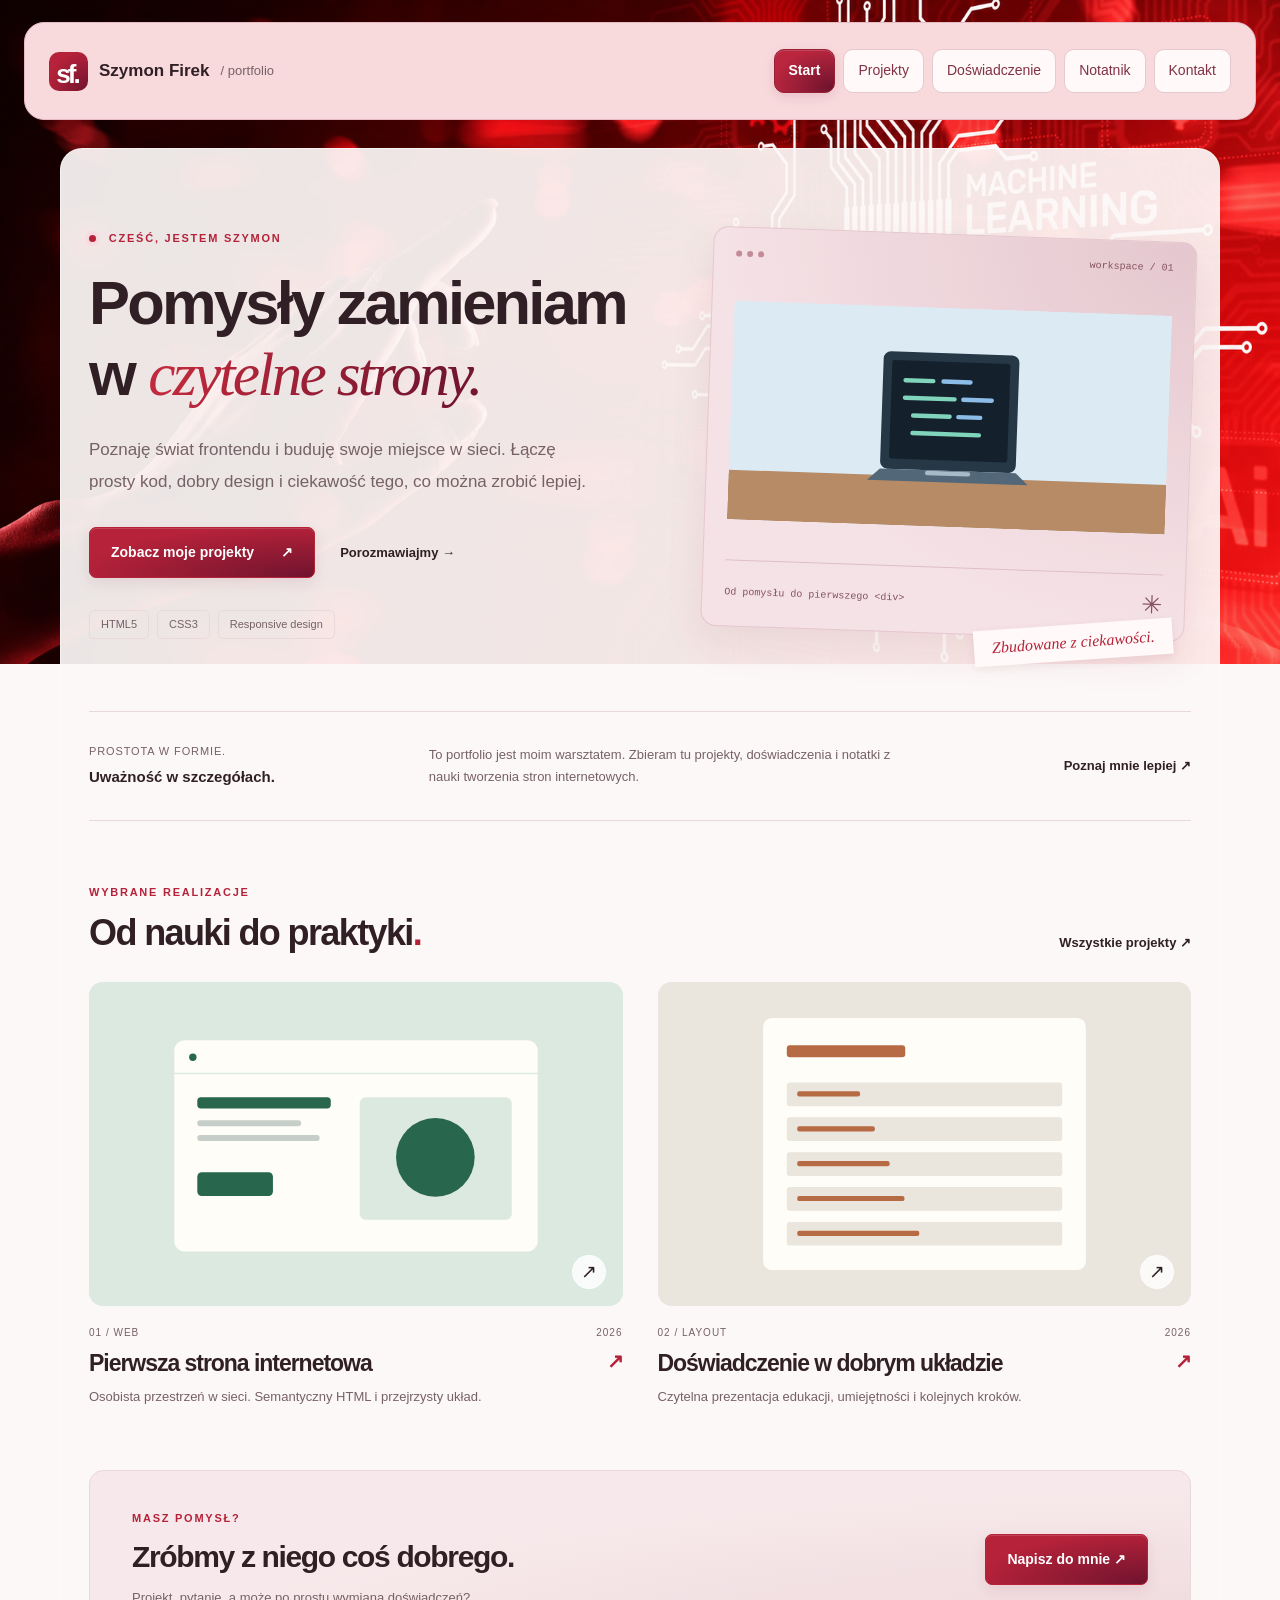
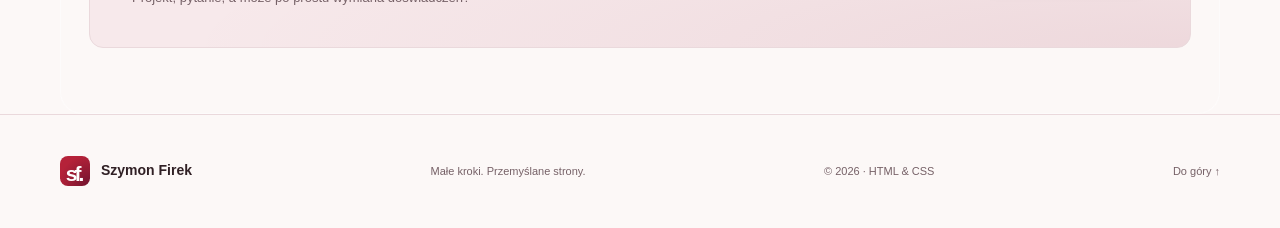
<file: index.html>
<!DOCTYPE html>
<html lang="pl"><head><meta charset="utf-8"><meta name="viewport" content="width=device-width, initial-scale=1"><meta name="description" content="Portfolio Szymona Firka. Projekty internetowe, doświadczenie i notatki o tworzeniu stron."><title>Start · Szymon Firek</title><link rel="icon" href="images/favicon.svg" type="image/svg+xml"><link rel="stylesheet" href="style.css"><script src="navigation.js" defer></script></head>
<body class="home-page"><a class="skip" href="#main">Przejdź do treści</a><header class="site-header"><div class="container header-inner"><a class="brand" href="index.html"><span class="brand-icon">sf.</span> Szymon Firek<span class="brand-sub"> / portfolio</span></a><nav aria-label="Menu glowne"><a href="index.html" aria-current="page">Start</a><a href="gallery.html">Projekty</a><a href="experience.html">Doświadczenie</a><a href="article.html">Notatnik</a><a href="contact.html">Kontakt</a></nav></div></header><nav class="floating-nav" aria-label="Menu podczas przewijania" inert><a href="index.html" aria-current="page">Start</a><a href="gallery.html">Projekty</a><a href="experience.html">Doświadczenie</a><a href="article.html">Notatnik</a><a href="contact.html">Kontakt</a></nav><main id="main" class="container"><section class="hero"><div class="hero-copy"><p class="eyebrow"><span class="status-dot"></span> CZEŚĆ, JESTEM SZYMON</p><h1>Pomysły zamieniam<br>w <em>czytelne strony.</em></h1><p class="lead">Poznaję świat frontendu i buduję swoje miejsce w sieci. Łączę prosty kod, dobry design i ciekawość tego, co można zrobić lepiej.</p><div class="actions"><a class="button" href="gallery.html">Zobacz moje projekty <span>↗</span></a><a class="text-link" href="contact.html">Porozmawiajmy <span>→</span></a></div><div class="hero-tags"><span>HTML5</span><span>CSS3</span><span>Responsive design</span></div></div><div class="hero-art"><div class="art-top"><span><i></i><i></i><i></i></span><span>workspace / 01</span></div><img src="images/workspace.svg" alt="Laptop z kodem na ekranie na uporządkowanym biurku" width="600" height="300"><div class="art-bottom"><span>Od pomysłu do pierwszego &lt;div&gt;</span><span>✳</span></div><span class="art-note">Zbudowane z ciekawości.</span></div></section>
<section class="intro-strip"><p>PROSTOTA W FORMIE.<br><strong>Uważność w szczegółach.</strong></p><p>To portfolio jest moim warsztatem. Zbieram tu projekty, doświadczenia i notatki z nauki tworzenia stron internetowych.</p><a class="text-link" href="experience.html">Poznaj mnie lepiej ↗</a></section>
<section class="section"><div class="section-heading"><div><p class="eyebrow">WYBRANE REALIZACJE</p><h2>Od nauki do praktyki<span class="accent">.</span></h2></div><a class="text-link" href="gallery.html">Wszystkie projekty ↗</a></div><div class="projects-grid"><article class="project-card"><a class="project-image web" href="gallery.html#projekt-1"><img src="images/project-1.svg" alt="Osobista przestrzeń w sieci. Semantyczny HTML i przejrzysty układ." width="720" height="480"><span class="image-arrow" aria-hidden="true">↗</span></a><div class="project-meta"><span>01 / WEB</span><span>2026</span></div><h3><a href="gallery.html#projekt-1">Pierwsza strona internetowa <span aria-hidden="true">↗</span></a></h3><p>Osobista przestrzeń w sieci. Semantyczny HTML i przejrzysty układ.</p></article><article class="project-card"><a class="project-image layout" href="gallery.html#projekt-2"><img src="images/project-2.svg" alt="Czytelna prezentacja edukacji, umiejętności i kolejnych kroków." width="720" height="480"><span class="image-arrow" aria-hidden="true">↗</span></a><div class="project-meta"><span>02 / LAYOUT</span><span>2026</span></div><h3><a href="gallery.html#projekt-2">Doświadczenie w dobrym układzie <span aria-hidden="true">↗</span></a></h3><p>Czytelna prezentacja edukacji, umiejętności i kolejnych kroków.</p></article></div></section><section class="contact-banner"><div><p class="eyebrow">MASZ POMYSŁ?</p><h2>Zróbmy z niego coś dobrego.</h2><p>Projekt, pytanie, a może po prostu wymiana doświadczeń?</p></div><a class="button" href="contact.html">Napisz do mnie ↗</a></section></main><footer class="site-footer"><div class="container footer-inner"><a class="brand" href="index.html"><span class="brand-icon">sf.</span> Szymon Firek</a><p>Małe kroki. Przemyślane strony.</p><span>© 2026 · HTML & CSS</span><a href="#main">Do góry ↑</a></div></footer></body></html>
</file>
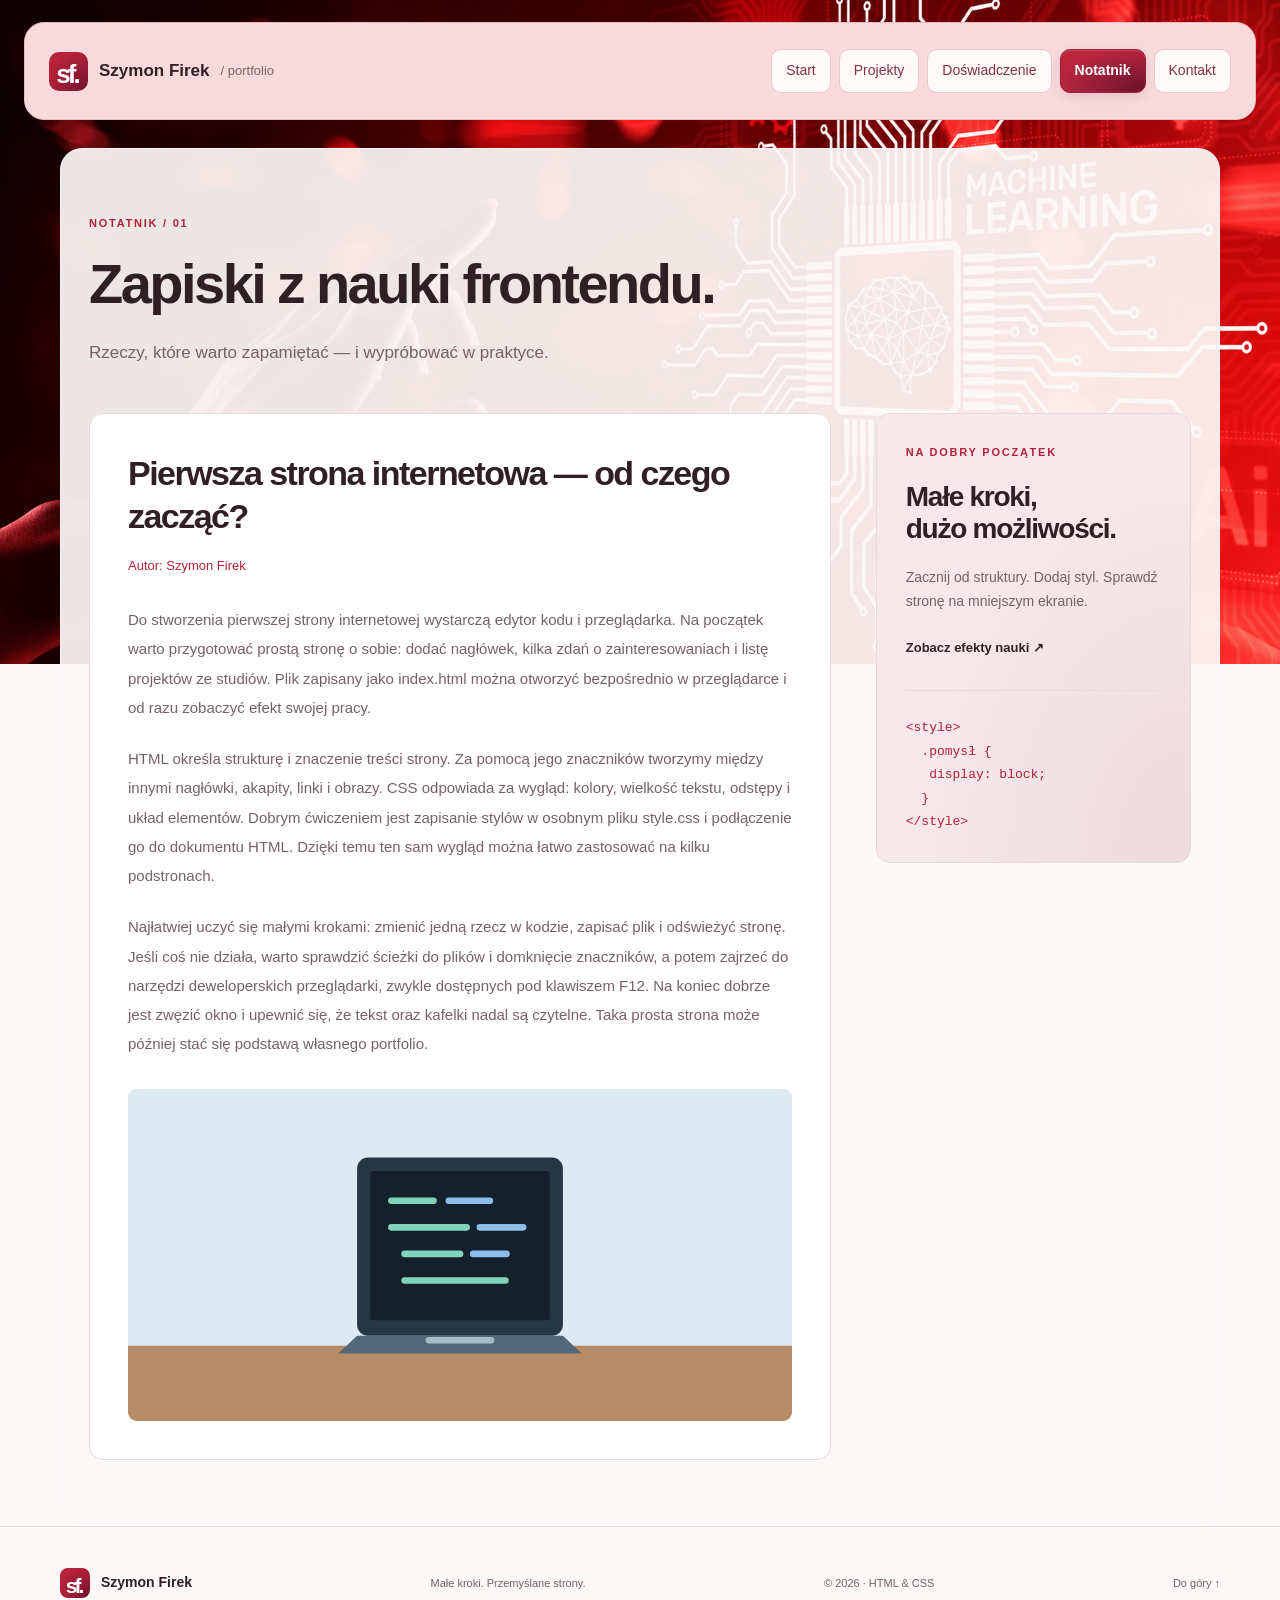
<file: article.html>
<!DOCTYPE html>
<html lang="pl"><head><meta charset="utf-8"><meta name="viewport" content="width=device-width, initial-scale=1"><meta name="description" content="Portfolio Szymona Firka. Projekty internetowe, doświadczenie i notatki o tworzeniu stron."><title>Notatnik · Szymon Firek</title><link rel="icon" href="images/favicon.svg" type="image/svg+xml"><link rel="stylesheet" href="style.css"><script src="navigation.js" defer></script></head>
<body><a class="skip" href="#main">Przejdź do treści</a><header class="site-header"><div class="container header-inner"><a class="brand" href="index.html"><span class="brand-icon">sf.</span> Szymon Firek<span class="brand-sub"> / portfolio</span></a><nav aria-label="Menu glowne"><a href="index.html">Start</a><a href="gallery.html">Projekty</a><a href="experience.html">Doświadczenie</a><a href="article.html" aria-current="page">Notatnik</a><a href="contact.html">Kontakt</a></nav></div></header><nav class="floating-nav" aria-label="Menu podczas przewijania" inert><a href="index.html">Start</a><a href="gallery.html">Projekty</a><a href="experience.html">Doświadczenie</a><a href="article.html" aria-current="page">Notatnik</a><a href="contact.html">Kontakt</a></nav><main id="main" class="container"><div class="page-heading"><p class="eyebrow">NOTATNIK / 01</p><h1>Zapiski z nauki frontendu.</h1><p class="lead">Rzeczy, które warto zapamiętać — i wypróbować w praktyce.</p></div><div class="article-layout"><article class="reading">

        <h1>Pierwsza strona internetowa — od czego zacząć?</h1>

        <p class="author">Autor: Szymon Firek</p>



        <p>Do stworzenia pierwszej strony internetowej wystarczą edytor kodu i przeglądarka. Na początek warto przygotować prostą stronę o sobie: dodać nagłówek, kilka zdań o zainteresowaniach i listę projektów ze studiów. Plik zapisany jako index.html można otworzyć bezpośrednio w przeglądarce i od razu zobaczyć efekt swojej pracy.</p>



        <p>HTML określa strukturę i znaczenie treści strony. Za pomocą jego znaczników tworzymy między innymi nagłówki, akapity, linki i obrazy. CSS odpowiada za wygląd: kolory, wielkość tekstu, odstępy i układ elementów. Dobrym ćwiczeniem jest zapisanie stylów w osobnym pliku style.css i podłączenie go do dokumentu HTML. Dzięki temu ten sam wygląd można łatwo zastosować na kilku podstronach.</p>



        <p>Najłatwiej uczyć się małymi krokami: zmienić jedną rzecz w kodzie, zapisać plik i odświeżyć stronę. Jeśli coś nie działa, warto sprawdzić ścieżki do plików i domknięcie znaczników, a potem zajrzeć do narzędzi deweloperskich przeglądarki, zwykle dostępnych pod klawiszem F12. Na koniec dobrze jest zwęzić okno i upewnić się, że tekst oraz kafelki nadal są czytelne. Taka prosta strona może później stać się podstawą własnego portfolio.</p>



        <img src="images/workspace.svg" alt="Ilustracja laptopa z kodem na ekranie, stojącego na biurku" width="600" height="300">

    </article><aside class="aside-card"><p class="eyebrow">NA DOBRY POCZĄTEK</p><h2>Małe kroki,<br>dużo możliwości.</h2><p>Zacznij od struktury. Dodaj styl. Sprawdź stronę na mniejszym ekranie.</p><a class="text-link" href="gallery.html">Zobacz efekty nauki ↗</a><div class="code-note">&lt;style&gt;<br>&nbsp; .pomysł {<br>&nbsp;&nbsp; display: block;<br>&nbsp; }<br>&lt;/style&gt;</div></aside></div></main><footer class="site-footer"><div class="container footer-inner"><a class="brand" href="index.html"><span class="brand-icon">sf.</span> Szymon Firek</a><p>Małe kroki. Przemyślane strony.</p><span>© 2026 · HTML & CSS</span><a href="#main">Do góry ↑</a></div></footer></body></html>
</file>
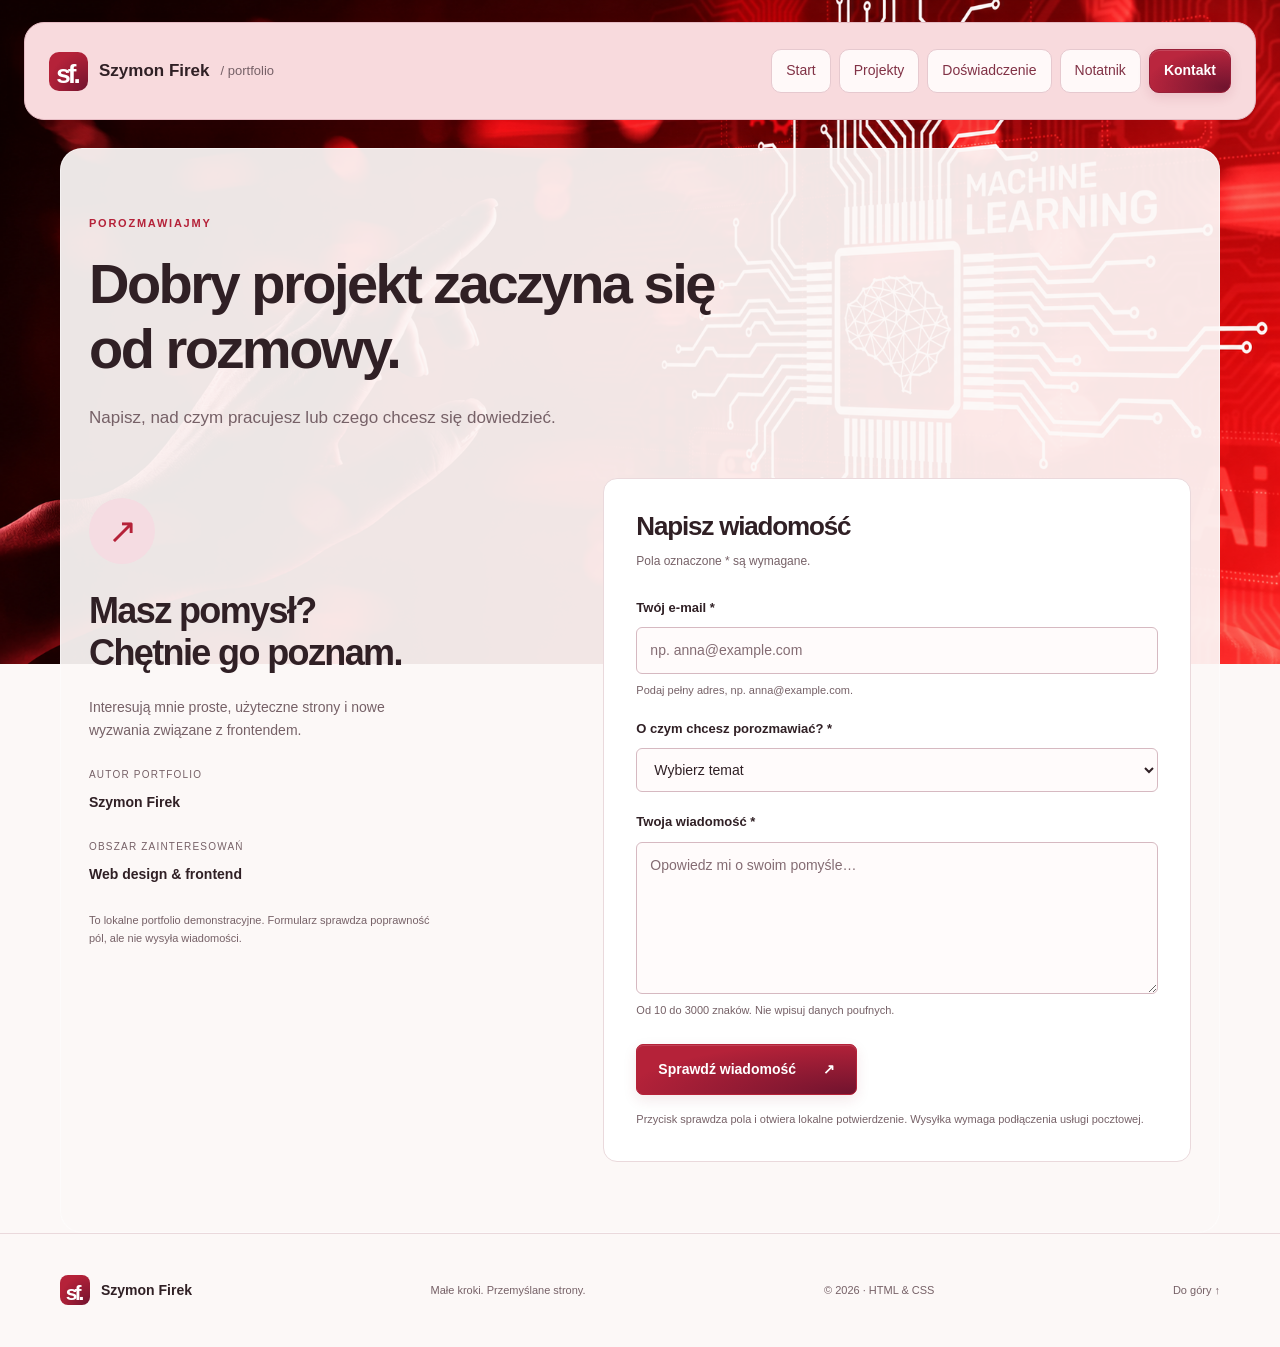
<file: contact.html>
<!DOCTYPE html>
<html lang="pl"><head><meta charset="utf-8"><meta name="viewport" content="width=device-width, initial-scale=1"><meta name="description" content="Portfolio Szymona Firka. Projekty internetowe, doświadczenie i notatki o tworzeniu stron."><title>Kontakt · Szymon Firek</title><link rel="icon" href="images/favicon.svg" type="image/svg+xml"><link rel="stylesheet" href="style.css"><script src="navigation.js" defer></script></head>
<body><a class="skip" href="#main">Przejdź do treści</a><header class="site-header"><div class="container header-inner"><a class="brand" href="index.html"><span class="brand-icon">sf.</span> Szymon Firek<span class="brand-sub"> / portfolio</span></a><nav aria-label="Menu glowne"><a href="index.html">Start</a><a href="gallery.html">Projekty</a><a href="experience.html">Doświadczenie</a><a href="article.html">Notatnik</a><a href="contact.html" aria-current="page">Kontakt</a></nav></div></header><nav class="floating-nav" aria-label="Menu podczas przewijania" inert><a href="index.html">Start</a><a href="gallery.html">Projekty</a><a href="experience.html">Doświadczenie</a><a href="article.html">Notatnik</a><a href="contact.html" aria-current="page">Kontakt</a></nav><main id="main" class="container"><div class="page-heading"><p class="eyebrow">POROZMAWIAJMY</p><h1>Dobry projekt zaczyna się<br>od rozmowy.</h1><p class="lead">Napisz, nad czym pracujesz lub czego chcesz się dowiedzieć.</p></div><div class="contact-layout"><section class="contact-info"><span class="contact-symbol" aria-hidden="true">↗</span><h2>Masz pomysł?<br>Chętnie go poznam.</h2><p>Interesują mnie proste, użyteczne strony i nowe wyzwania związane z frontendem.</p><div class="contact-detail"><span>AUTOR PORTFOLIO</span><strong>Szymon Firek</strong></div><div class="contact-detail"><span>OBSZAR ZAINTERESOWAŃ</span><strong>Web design & frontend</strong></div><p class="form-note">To lokalne portfolio demonstracyjne. Formularz sprawdza poprawność pól, ale nie wysyła wiadomości.</p></section><section class="form-card"><h2>Napisz wiadomość</h2><p>Pola oznaczone * są wymagane.</p><form action="contact.html#preview" method="get"><label for="email">Twój e-mail *</label><input type="email" id="email" name="email" placeholder="np. anna@example.com" required maxlength="254" autocomplete="email" aria-describedby="email-help"><small id="email-help">Podaj pełny adres, np. anna@example.com.</small><label for="subject">O czym chcesz porozmawiać? *</label><select id="subject" name="subject" required><option value="">Wybierz temat</option><option>Współpraca przy projekcie</option><option>Pytanie o portfolio</option><option>Wymiana doświadczeń</option><option>Inny temat</option></select><label for="message">Twoja wiadomość *</label><textarea id="message" name="message" rows="6" minlength="10" maxlength="3000" placeholder="Opowiedz mi o swoim pomyśle…" required aria-describedby="message-help"></textarea><small id="message-help">Od 10 do 3000 znaków. Nie wpisuj danych poufnych.</small><button class="button" type="submit">Sprawdź wiadomość <span>↗</span></button><p class="form-note">Przycisk sprawdza pola i otwiera lokalne potwierdzenie. Wysyłka wymaga podłączenia usługi pocztowej.</p></form><div id="preview" class="form-result" role="status"><strong>Formularz przeszedł walidację.</strong><p>To demonstracja: wiadomość nie została wysłana ani zapisana.</p><a href="contact.html">Wróć do pustego formularza →</a></div></section></div></main><footer class="site-footer"><div class="container footer-inner"><a class="brand" href="index.html"><span class="brand-icon">sf.</span> Szymon Firek</a><p>Małe kroki. Przemyślane strony.</p><span>© 2026 · HTML & CSS</span><a href="#main">Do góry ↑</a></div></footer></body></html>
</file>
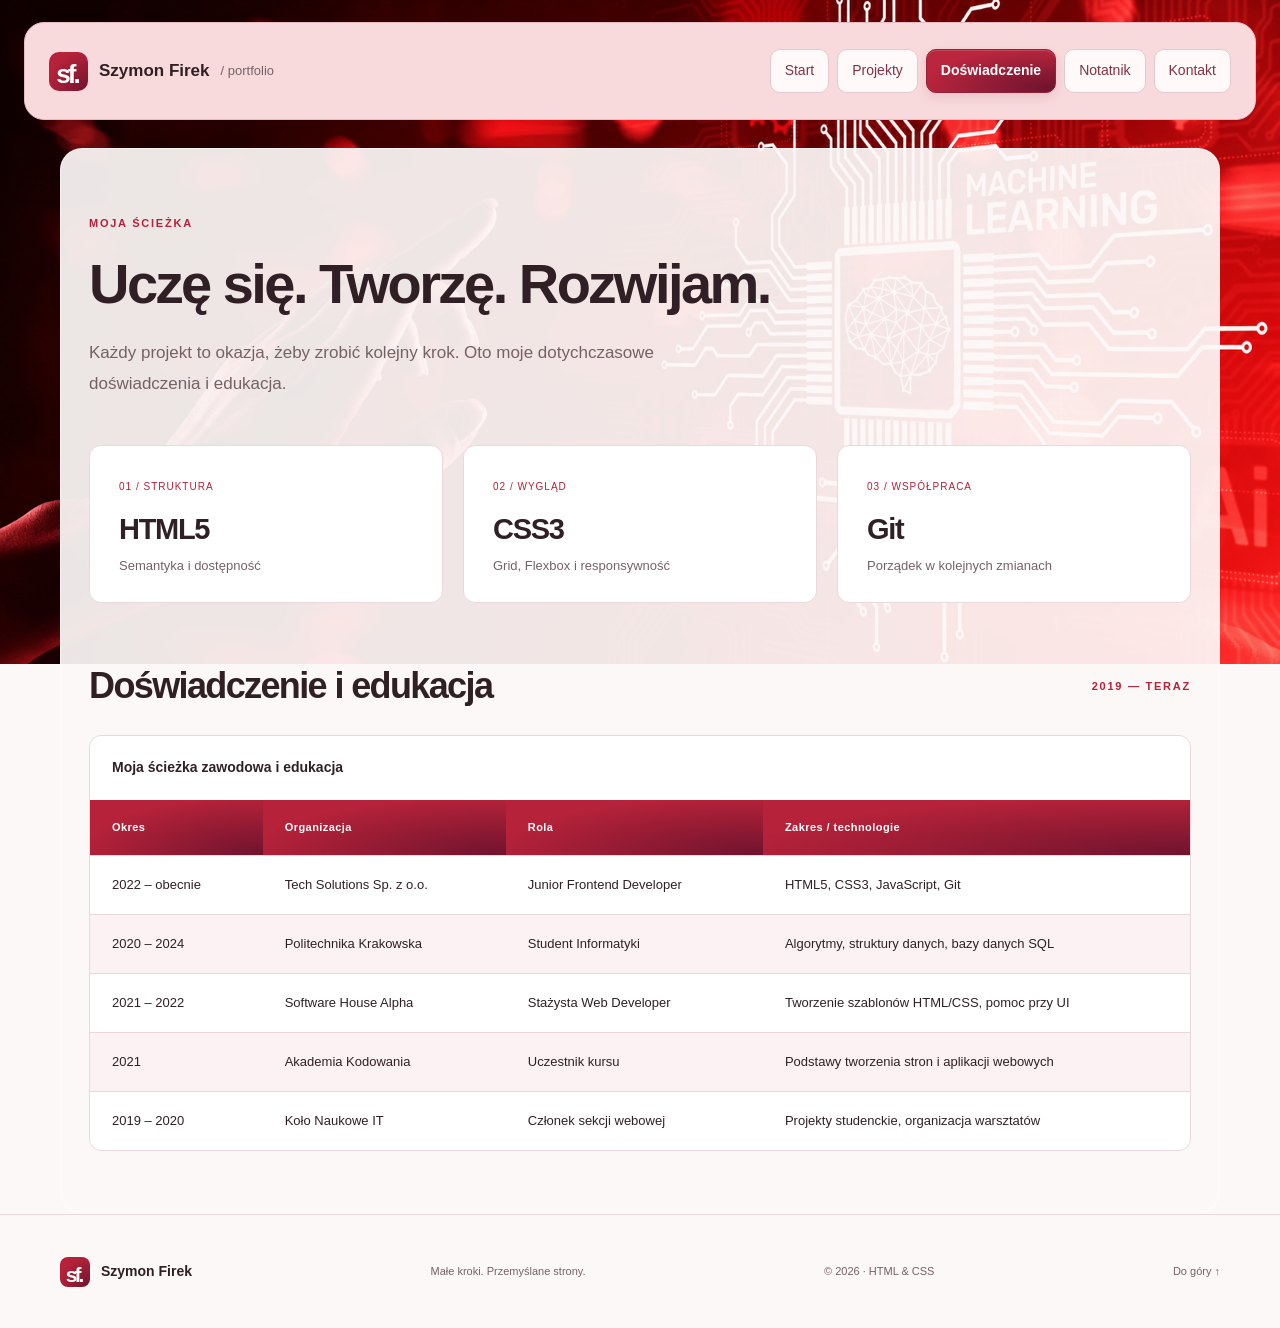
<file: experience.html>
<!DOCTYPE html>
<html lang="pl"><head><meta charset="utf-8"><meta name="viewport" content="width=device-width, initial-scale=1"><meta name="description" content="Portfolio Szymona Firka. Projekty internetowe, doświadczenie i notatki o tworzeniu stron."><title>Doświadczenie · Szymon Firek</title><link rel="icon" href="images/favicon.svg" type="image/svg+xml"><link rel="stylesheet" href="style.css"><script src="navigation.js" defer></script></head>
<body><a class="skip" href="#main">Przejdź do treści</a><header class="site-header"><div class="container header-inner"><a class="brand" href="index.html"><span class="brand-icon">sf.</span> Szymon Firek<span class="brand-sub"> / portfolio</span></a><nav aria-label="Menu glowne"><a href="index.html">Start</a><a href="gallery.html">Projekty</a><a href="experience.html" aria-current="page">Doświadczenie</a><a href="article.html">Notatnik</a><a href="contact.html">Kontakt</a></nav></div></header><nav class="floating-nav" aria-label="Menu podczas przewijania" inert><a href="index.html">Start</a><a href="gallery.html">Projekty</a><a href="experience.html" aria-current="page">Doświadczenie</a><a href="article.html">Notatnik</a><a href="contact.html">Kontakt</a></nav><main id="main" class="container"><div class="page-heading"><p class="eyebrow">MOJA ŚCIEŻKA</p><h1>Uczę się. Tworzę. Rozwijam.</h1><p class="lead">Każdy projekt to okazja, żeby zrobić kolejny krok. Oto moje dotychczasowe doświadczenia i edukacja.</p></div><section class="skills-row" aria-label="Umiejętności"><div><span>01 / STRUKTURA</span><h2>HTML5</h2><p>Semantyka i dostępność</p></div><div><span>02 / WYGLĄD</span><h2>CSS3</h2><p>Grid, Flexbox i responsywność</p></div><div><span>03 / WSPÓŁPRACA</span><h2>Git</h2><p>Porządek w kolejnych zmianach</p></div></section><section class="section"><div class="section-heading"><h2>Doświadczenie i edukacja</h2><span class="eyebrow">2019 — TERAZ</span></div><div class="table-scroll" role="region" aria-label="Tabela doświadczenia, przewijana poziomo" tabindex="0"><table class="experience-table">

        <caption>Moja ścieżka zawodowa i edukacja</caption><thead>

            <tr>

                <th scope="col">Okres</th>

                <th scope="col">Organizacja</th>

                <th scope="col">Rola</th>

                <th scope="col">Zakres / technologie</th>

            </tr>

        </thead>

        <tbody>

            <tr>

                <td>2022 – obecnie</td>

                <td>Tech Solutions Sp. z o.o.</td>

                <td>Junior Frontend Developer</td>

                <td>HTML5, CSS3, JavaScript, Git</td>

            </tr>

            <tr>

                <td>2020 – 2024</td>

                <td>Politechnika Krakowska</td>

                <td>Student Informatyki</td>

                <td>Algorytmy, struktury danych, bazy danych SQL</td>

            </tr>

            <tr>

                <td>2021 – 2022</td>

                <td>Software House Alpha</td>

                <td>Stażysta Web Developer</td>

                <td>Tworzenie szablonów HTML/CSS, pomoc przy UI</td>

            </tr>

            <tr>

                <td>2021</td>

                <td>Akademia Kodowania</td>

                <td>Uczestnik kursu</td>

                <td>Podstawy tworzenia stron i aplikacji webowych</td>

            </tr>

            <tr>

                <td>2019 – 2020</td>

                <td>Koło Naukowe IT</td>

                <td>Członek sekcji webowej</td>

                <td>Projekty studenckie, organizacja warsztatów</td>

            </tr>

        </tbody>

    </table></div></section></main><footer class="site-footer"><div class="container footer-inner"><a class="brand" href="index.html"><span class="brand-icon">sf.</span> Szymon Firek</a><p>Małe kroki. Przemyślane strony.</p><span>© 2026 · HTML & CSS</span><a href="#main">Do góry ↑</a></div></footer></body></html>
</file>
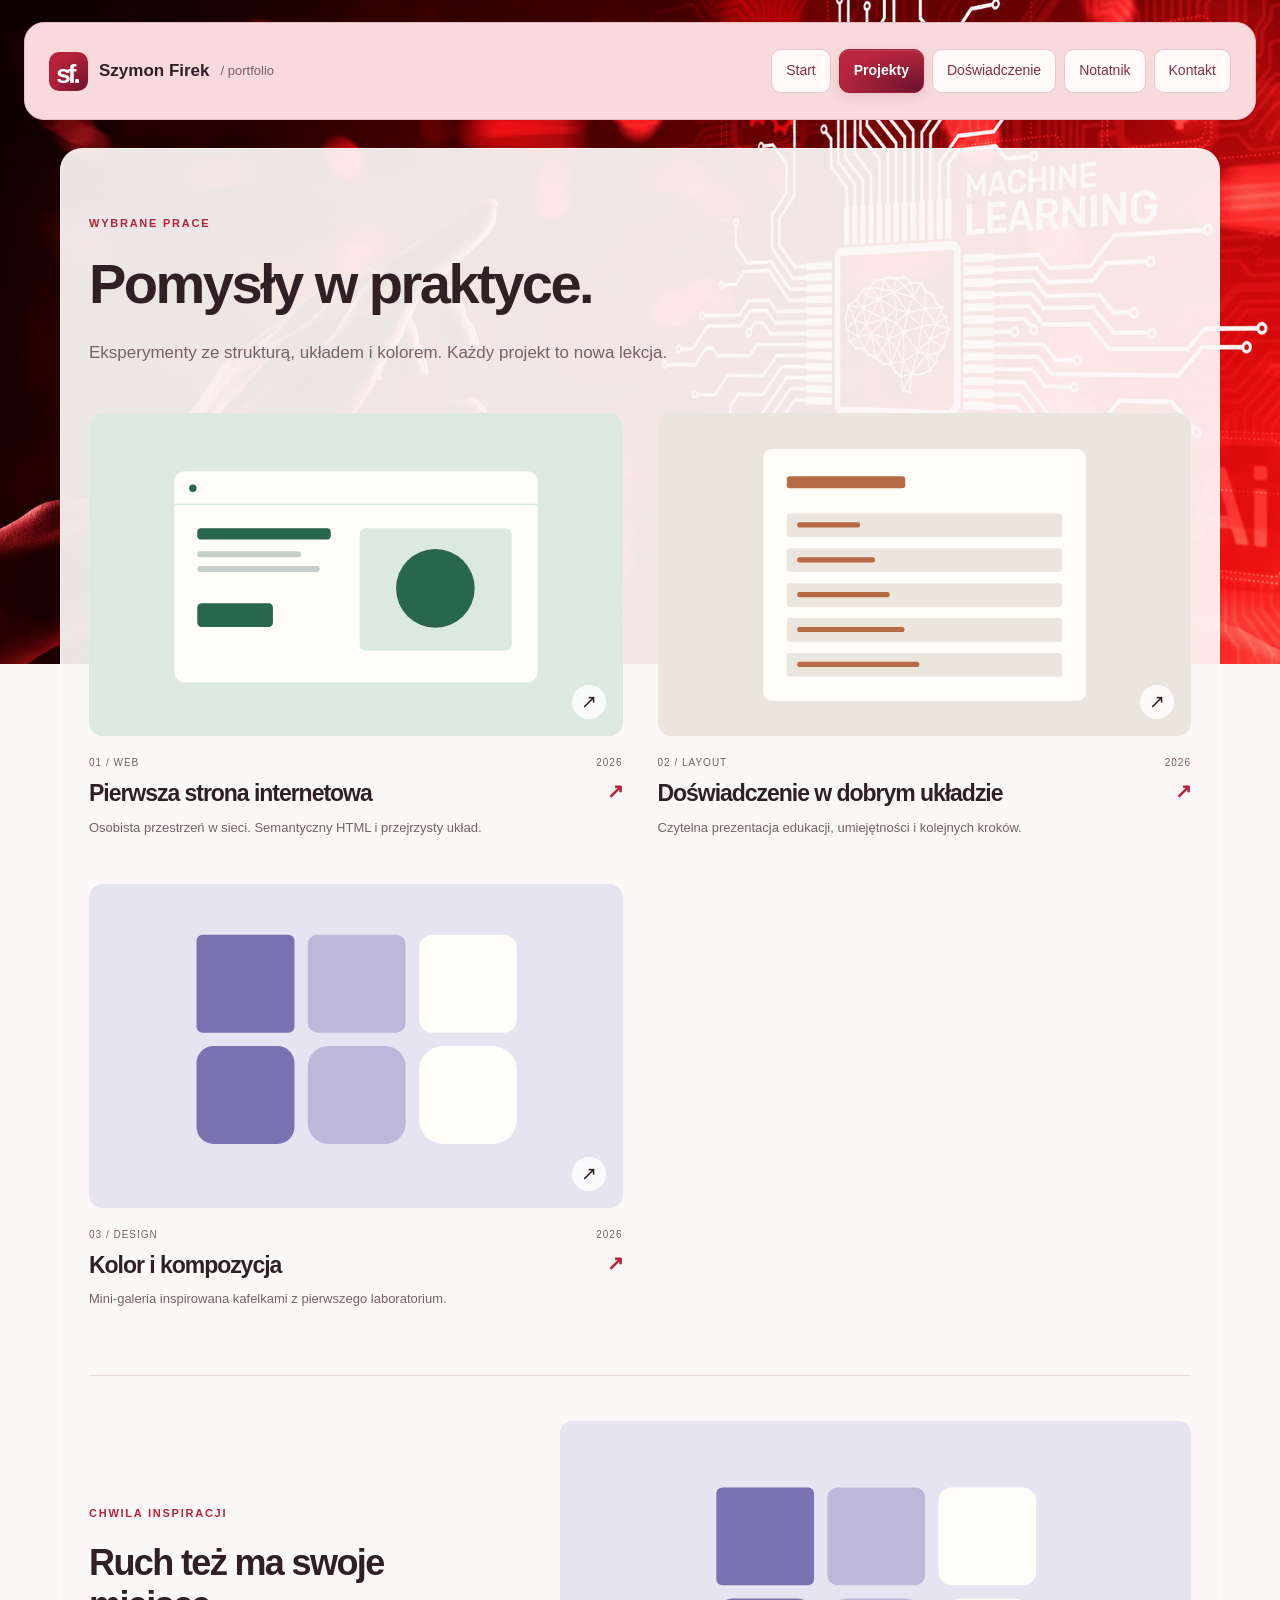
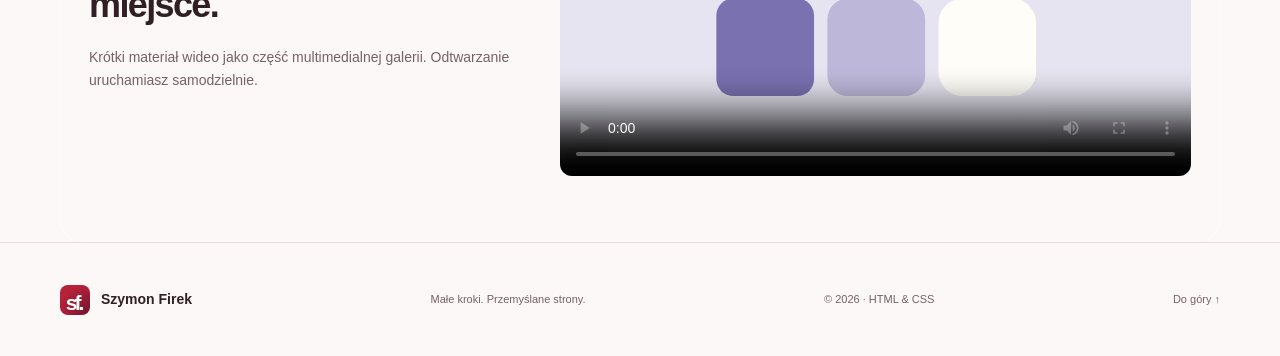
<file: gallery.html>
<!DOCTYPE html>
<html lang="pl"><head><meta charset="utf-8"><meta name="viewport" content="width=device-width, initial-scale=1"><meta name="description" content="Portfolio Szymona Firka. Projekty internetowe, doświadczenie i notatki o tworzeniu stron."><title>Projekty · Szymon Firek</title><link rel="icon" href="images/favicon.svg" type="image/svg+xml"><link rel="stylesheet" href="style.css"><script src="navigation.js" defer></script></head>
<body><a class="skip" href="#main">Przejdź do treści</a><header class="site-header"><div class="container header-inner"><a class="brand" href="index.html"><span class="brand-icon">sf.</span> Szymon Firek<span class="brand-sub"> / portfolio</span></a><nav aria-label="Menu glowne"><a href="index.html">Start</a><a href="gallery.html" aria-current="page">Projekty</a><a href="experience.html">Doświadczenie</a><a href="article.html">Notatnik</a><a href="contact.html">Kontakt</a></nav></div></header><nav class="floating-nav" aria-label="Menu podczas przewijania" inert><a href="index.html">Start</a><a href="gallery.html" aria-current="page">Projekty</a><a href="experience.html">Doświadczenie</a><a href="article.html">Notatnik</a><a href="contact.html">Kontakt</a></nav><main id="main" class="container"><div class="page-heading"><p class="eyebrow">WYBRANE PRACE</p><h1>Pomysły w praktyce.</h1><p class="lead">Eksperymenty ze strukturą, układem i kolorem. Każdy projekt to nowa lekcja.</p></div><section class="projects-grid gallery"><div id="projekt-1"><article class="project-card"><a class="project-image web" href="gallery.html#projekt-1"><img src="images/project-1.svg" alt="Osobista przestrzeń w sieci. Semantyczny HTML i przejrzysty układ." width="720" height="480"><span class="image-arrow" aria-hidden="true">↗</span></a><div class="project-meta"><span>01 / WEB</span><span>2026</span></div><h3><a href="gallery.html#projekt-1">Pierwsza strona internetowa <span aria-hidden="true">↗</span></a></h3><p>Osobista przestrzeń w sieci. Semantyczny HTML i przejrzysty układ.</p></article></div><div id="projekt-2"><article class="project-card"><a class="project-image layout" href="gallery.html#projekt-2"><img src="images/project-2.svg" alt="Czytelna prezentacja edukacji, umiejętności i kolejnych kroków." width="720" height="480"><span class="image-arrow" aria-hidden="true">↗</span></a><div class="project-meta"><span>02 / LAYOUT</span><span>2026</span></div><h3><a href="gallery.html#projekt-2">Doświadczenie w dobrym układzie <span aria-hidden="true">↗</span></a></h3><p>Czytelna prezentacja edukacji, umiejętności i kolejnych kroków.</p></article></div><div id="projekt-3"><article class="project-card"><a class="project-image design" href="gallery.html#projekt-3"><img src="images/project-3.svg" alt="Mini-galeria inspirowana kafelkami z pierwszego laboratorium." width="720" height="480"><span class="image-arrow" aria-hidden="true">↗</span></a><div class="project-meta"><span>03 / DESIGN</span><span>2026</span></div><h3><a href="gallery.html#projekt-3">Kolor i kompozycja <span aria-hidden="true">↗</span></a></h3><p>Mini-galeria inspirowana kafelkami z pierwszego laboratorium.</p></article></div></section><section class="video-section"><div><p class="eyebrow">CHWILA INSPIRACJI</p><h2>Ruch też ma swoje miejsce.</h2><p>Krótki materiał wideo jako część multimedialnej galerii. Odtwarzanie uruchamiasz samodzielnie.</p></div><video controls preload="metadata" poster="images/project-3.svg" width="960" height="540"><source src="media/inspiration.mp4" type="video/mp4">Twoja przeglądarka nie obsługuje wideo. <a href="media/inspiration.mp4">Pobierz film</a>.</video></section></main><footer class="site-footer"><div class="container footer-inner"><a class="brand" href="index.html"><span class="brand-icon">sf.</span> Szymon Firek</a><p>Małe kroki. Przemyślane strony.</p><span>© 2026 · HTML & CSS</span><a href="#main">Do góry ↑</a></div></footer></body></html>
</file>
<file: style.css>
@charset "UTF-8";
:root{--paper:#fcf8f7;--ink:#302025;--muted:#766167;--accent:#b52239;--line:#ead9dc;--soft:#f7e9eb;--white:#fff;--radius:14px}*{box-sizing:border-box}html{scroll-behavior:smooth;scroll-padding-top:100px}body{margin:0;background:var(--paper);color:var(--ink);font:16px/1.7 "Segoe UI",Arial,sans-serif}a{color:inherit;text-decoration:none}a,button,input,select,textarea{ -webkit-tap-highlight-color:transparent}a:focus-visible,button:focus-visible,input:focus-visible,select:focus-visible,textarea:focus-visible,[tabindex]:focus-visible{outline:3px solid var(--accent);outline-offset:5px}a:hover{color:var(--accent)}img{display:block;max-width:100%;height:auto}h1,h2,h3,p{margin:0}h1,h2,h3{font-weight:650;line-height:1.16;letter-spacing:-.045em}h1{font-size:clamp(38px,4.8vw,65px)}h2{font-size:clamp(26px,3vw,36px)}h3{font-size:23px}p{color:var(--muted)}.container{width:min(1160px,calc(100% - 80px));margin-inline:auto}.site-header{border-bottom:1px solid var(--line);background:var(--paper)}.header-inner{min-height:96px;display:flex;align-items:center;justify-content:space-between;gap:24px}.brand{display:flex;align-items:center;gap:11px;font-weight:650;font-size:17px;white-space:nowrap}.brand-icon{display:grid;place-items:center;background:var(--accent);color:white;border-radius:10px;width:39px;height:39px;font-size:26px;letter-spacing:-3px;padding-right:3px}.brand-sub{font-size:13px;font-weight:400;color:var(--muted)}nav{display:flex;gap:26px;align-items:center}nav a{font-size:14px;padding:9px 0;position:relative}nav a[aria-current]{color:var(--accent);font-weight:650}nav a[aria-current]:after{content:"";height:3px;position:absolute;bottom:0;left:0;right:0;background:var(--accent);border-radius:2px}.eyebrow{font-size:11px;font-weight:700;letter-spacing:.16em;color:var(--accent);margin-bottom:19px}.status-dot{display:inline-block;background:var(--accent);width:7px;height:7px;border-radius:50%;margin-right:8px;box-shadow:0 0 0 4px #f6dce1}.hero{display:grid;grid-template-columns:1.15fr 1fr;gap:62px;align-items:center;padding:80px 0 72px}.hero h1 em{font-family:Georgia,serif;font-weight:400;color:var(--accent)}.lead{font-size:17px;max-width:590px;margin-top:24px;line-height:1.85}.hero .lead{max-width:500px}.actions{display:flex;align-items:center;gap:25px;margin-top:30px}.button{display:inline-flex;align-items:center;justify-content:space-between;gap:27px;background:var(--accent);color:white;border:1px solid var(--accent);border-radius:7px;padding:14px 21px;font:600 14px/1.5 "Segoe UI",sans-serif;cursor:pointer;transition:background .2s,transform .2s}.button:hover{background:#76162f;color:white;transform:translateY(-2px)}.text-link{font-size:13px;font-weight:650;white-space:nowrap}.hero-tags{display:flex;gap:8px;margin-top:32px;flex-wrap:wrap}.hero-tags span{font-size:11px;border:1px solid var(--line);padding:4px 11px;border-radius:5px;color:var(--muted)}.hero-art{background:#f5e2e6;border:1px solid #e5c7ce;border-radius:15px;position:relative;padding:18px 22px 14px;box-shadow:0 18px 40px #70162d14;transform:rotate(2deg)}.art-top,.art-bottom{display:flex;align-items:center;justify-content:space-between;font:10px/1.5 monospace;color:#855361}.art-top>span:first-child{display:flex;gap:5px}.art-top i{width:6px;height:6px;border-radius:50%;background:#c58a98}.hero-art>img{width:100%;height:265px;object-fit:contain;margin:17px 0}.art-bottom{border-top:1px solid #e0bec7;padding-top:13px}.art-bottom>span:last-child{font-size:25px}.art-note{position:absolute;right:10px;bottom:-23px;padding:9px 18px;background:#fffaf9;box-shadow:0 3px 10px #70162d14;transform:rotate(-6deg);font:italic 16px Georgia;color:var(--accent)}.intro-strip{display:grid;grid-template-columns:1fr 1.55fr .85fr;align-items:center;gap:38px;border-block:1px solid var(--line);padding:28px 0}.intro-strip>p:first-child{font-size:11px;letter-spacing:.08em;line-height:2}.intro-strip strong{font-size:15px;letter-spacing:0;color:var(--ink);font-weight:600}.intro-strip>p:nth-child(2){font-size:13px}.intro-strip>a{justify-self:end}.section{padding:62px 0}.section-heading{display:flex;align-items:end;justify-content:space-between;gap:25px;margin-bottom:28px}.section-heading .eyebrow{margin-bottom:11px}.accent{color:var(--accent)}.projects-grid{display:grid;grid-template-columns:repeat(2,minmax(0,1fr));gap:35px}.project-image{position:relative;display:block;border-radius:var(--radius);overflow:hidden;background:var(--soft)}.project-image img{width:100%;aspect-ratio:1.65;object-fit:cover;transition:transform .35s}.project-image:hover img{transform:scale(1.035)}.image-arrow{position:absolute;bottom:17px;right:17px;border:1px solid #ffffffa0;background:#ffffffcf;width:34px;height:34px;display:grid;place-items:center;border-radius:50%;font-size:19px}.project-meta{display:flex;justify-content:space-between;font-size:10px;letter-spacing:.1em;color:var(--muted);margin:18px 0 9px}.project-card h3 a{display:flex;justify-content:space-between}.project-card h3 span{font-size:20px;color:var(--accent)}.project-card p{font-size:13px;margin-top:10px;max-width:440px}.contact-banner{padding:38px 42px;background:var(--soft);border:1px solid var(--line);border-radius:var(--radius);display:flex;align-items:center;justify-content:space-between;gap:25px;margin-bottom:65px}.contact-banner .eyebrow{margin-bottom:12px}.contact-banner h2{font-size:30px}.contact-banner p:last-child{font-size:13px;margin-top:12px}.site-footer{border-top:1px solid var(--line)}.footer-inner{min-height:113px;display:flex;align-items:center;justify-content:space-between;gap:25px}.footer-inner .brand{font-size:14px}.footer-inner .brand-icon{width:30px;height:30px;font-size:21px;border-radius:8px}.footer-inner p,.footer-inner>span,.footer-inner>a:last-child{font-size:11px;color:var(--muted)}.page-heading{padding:65px 0 45px;max-width:820px}.page-heading h1{font-size:clamp(36px,4.4vw,56px)}.page-heading .lead{margin-top:20px}.gallery{padding-bottom:65px;row-gap:45px}.gallery>div{scroll-margin-top:30px}.video-section{display:grid;grid-template-columns:.8fr 1.2fr;gap:50px;align-items:center;border-top:1px solid var(--line);padding:45px 0 65px}.video-section p:last-child{margin-top:20px;font-size:14px}.video-section video{width:100%;height:auto;aspect-ratio:16/9;background:#e5e4f0;border-radius:12px}.article-layout{display:grid;grid-template-columns:minmax(0,2fr) minmax(230px,.85fr);gap:45px;align-items:start;padding-bottom:65px}.reading{background:white;border:1px solid var(--line);border-radius:14px;padding:38px}.reading h1{font-size:34px;line-height:1.25}.reading .author{color:var(--accent);font-size:13px;margin:18px 0 28px}.reading>p:not(.author){margin-bottom:22px;font-size:15px;line-height:1.95}.reading img{border-radius:9px;margin-top:30px;width:100%;background:var(--soft)}.aside-card{padding:29px;border:1px solid var(--line);border-radius:14px;background:var(--soft)}.aside-card h2{font-size:28px}.aside-card>p:not(.eyebrow){margin:20px 0;font-size:14px}.code-note{font:13px/1.8 monospace;border-top:1px solid var(--line);margin-top:30px;padding-top:25px;color:var(--accent)}.skills-row{display:grid;grid-template-columns:repeat(3,1fr);gap:20px}.skills-row>div{padding:25px 29px;border:1px solid var(--line);border-radius:12px;background:white}.skills-row span{font-size:10px;letter-spacing:.1em;color:var(--accent)}.skills-row h2{margin-top:15px;font-size:29px}.skills-row p{margin-top:9px;font-size:13px}.table-scroll{overflow:auto;border:1px solid var(--line);border-radius:12px;background:white}table{width:100%;border-collapse:collapse;text-align:left;font-size:13px;min-width:700px}caption{text-align:left;font-size:14px;font-weight:600;padding:20px 22px}th{background:var(--accent);color:white;font-size:11px;letter-spacing:.04em}th,td{padding:18px 22px;border-bottom:1px solid var(--line)}tbody tr:nth-child(even){background:#fcf2f3}tbody tr:hover{background:#f7e0e5}tbody tr:last-child td{border-bottom:0}.contact-layout{display:grid;grid-template-columns:.85fr 1.15fr;gap:80px;padding:0 0 70px}.contact-info{padding-top:20px}.contact-symbol{display:grid;place-items:center;width:66px;height:66px;font-size:35px;background:#f5dce2;color:var(--accent);border-radius:50%;margin-bottom:26px}.contact-info>p{margin:22px 0;font-size:14px;max-width:360px}.contact-detail{margin:23px 0}.contact-detail span{display:block;font-size:10px;letter-spacing:.12em;color:var(--muted);margin-bottom:5px}.contact-detail strong{font-size:14px;font-weight:600}.form-card{background:white;border:1px solid var(--line);border-radius:14px;padding:32px}.form-card h2{font-size:26px}.form-card>p{font-size:12px;margin:10px 0 25px}form{display:flex;flex-direction:column}label{font-size:13px;font-weight:600;margin:19px 0 8px}label:first-child{margin-top:0}input,select,textarea{width:100%;border:1px solid #d6b9c1;border-radius:6px;padding:12px 13px;background:#fffbfb;color:var(--ink);font:14px/1.5 "Segoe UI",sans-serif}textarea{resize:vertical;min-height:150px}input::placeholder,textarea::placeholder{color:#846c73}small{font-size:11px;color:var(--muted);margin-top:7px}input:user-invalid,textarea:user-invalid,select:user-invalid{border-color:#a8372c;background:#fff6f4}form .button{margin-top:25px;align-self:start}.form-note{font-size:11px!important;line-height:1.7;margin-top:15px!important}.form-result{display:none;margin-top:25px;padding:20px;background:var(--soft);border:1px solid var(--line);border-radius:9px;font-size:13px}.form-result:target{display:block}.form-result p{margin:8px 0}.form-result a{text-decoration:underline}.skip{position:fixed;top:-80px;left:20px;background:var(--accent);color:white;z-index:10;padding:10px 15px}.skip:focus{top:10px}
@media(min-width:1450px){.hero{padding-block:100px}.hero-art>img{height:300px}}@media(max-width:1050px){.container{width:calc(100% - 48px)}.brand-sub{display:none}nav{gap:17px}.hero{gap:30px}.hero h1{font-size:48px}.hero-art{padding:16px}.hero-art>img{height:230px}.actions{gap:18px}.intro-strip{grid-template-columns:1fr 1.5fr}.intro-strip>a{display:none}.contact-layout{gap:40px}.footer-inner{flex-wrap:wrap;padding-block:25px}.footer-inner p{display:none}}@media(max-width:760px){.container{width:calc(100% - 36px)}.header-inner{flex-direction:column;align-items:start;gap:15px;padding-block:19px;min-height:auto}nav{gap:22px;width:100%;overflow-x:auto;padding-bottom:3px}nav a{white-space:nowrap;font-size:12px}.brand-sub{display:inline}.hero{grid-template-columns:1fr;padding:43px 0 50px;gap:42px}.hero h1{font-size:clamp(38px,8vw,58px)}.hero .lead{font-size:15px}.hero-art{max-width:520px;width:96%;margin:auto}.hero-art>img{height:230px}.intro-strip{grid-template-columns:1fr;gap:15px;padding:25px 0}.section{padding:43px 0}.section-heading{align-items:start}.section-heading .text-link{font-size:11px}.section-heading h2{font-size:27px}.projects-grid{grid-template-columns:1fr;gap:33px}.project-image img{aspect-ratio:1.65}.contact-banner{align-items:start;flex-direction:column;padding:26px;margin-bottom:45px}.contact-banner h2{font-size:27px}.footer-inner{gap:19px}.footer-inner>span{margin-left:auto}.footer-inner>a:last-child{width:100%}.page-heading{padding:42px 0 33px}.page-heading .lead{font-size:15px}.article-layout,.video-section,.contact-layout{grid-template-columns:1fr;gap:30px}.reading{padding:25px}.reading h1{font-size:28px}.skills-row{grid-template-columns:1fr;gap:12px}.skills-row>div{padding:20px 24px}.skills-row h2{margin-top:9px}.contact-info{padding-top:0}.form-card{padding:24px}.contact-layout{padding-bottom:45px}.gallery{padding-bottom:40px}}@media(prefers-reduced-motion:reduce){html{scroll-behavior:auto}*,*::before,*::after{transition:none!important;animation:none!important}}

/* Czerwone akcenty z punktowym przej?ciem w bordo. */
body {
    background:
        radial-gradient(ellipse 640px 420px at 100% 0, #861a3510, transparent 75%),
        radial-gradient(ellipse 560px 400px at 0 65%, #c72d3c09, transparent 75%),
        var(--paper);
}
nav { gap: 8px; flex-wrap: wrap; justify-content: flex-end; }
nav a {
    padding: 9px 14px;
    border: 1px solid #e6c9cf;
    border-radius: 10px;
    background: #fff9f9;
    color: #813246;
    transition: background .2s, border-color .2s, box-shadow .2s;
}
nav a:hover, nav a:focus-visible {
    color: #76162f;
    border-color: #be566c;
    background: #f7e1e6;
}
nav a[aria-current] {
    color: white;
    background: radial-gradient(ellipse at 95% 90%, #70132e, transparent 75%), #ba263e;
    border-color: #982039;
    box-shadow: 0 4px 12px #861a3520, inset 0 1px 0 #ffffff26;
}
nav a[aria-current]:after { content: none; }
.brand-icon, .button, th {
    background: radial-gradient(ellipse at 100% 100%, #70132e, transparent 75%), #b52239;
}
.button { box-shadow: 0 5px 14px #861a351a, inset 0 1px 0 #ffffff26; }
.button:hover { background: radial-gradient(ellipse at 90% 90%, #530d25, transparent 80%), #a61c35; }
.hero h1 em {
    color: #a51f39;
    background: linear-gradient(110deg, #c1293c 10%, #75162f 85%);
    -webkit-background-clip: text;
    background-clip: text;
    -webkit-text-fill-color: transparent;
}
.hero-art {
    background: radial-gradient(ellipse at 100% 0, #7c193522, transparent 70%), #f5e2e6;
}
.contact-banner, .aside-card {
    background: radial-gradient(ellipse at 100% 100%, #81172e14, transparent 65%), var(--soft);
}
@media (max-width: 1050px) {
    .header-inner { flex-wrap: wrap; padding-block: 20px; }
    nav { gap: 7px; }
}
@media (max-width: 760px) {
    nav { justify-content: flex-start; overflow: visible; padding: 0; gap: 8px; }
    nav a { padding: 8px 12px; }
}
@media (prefers-reduced-motion: reduce) {
    nav a { transition: none; }
}

.site-header {
    background: #f8dadd;
}

/* Preserve the complete photograph and its original aspect ratio. */
body {
    display: flow-root;
    background-color: var(--paper);
    background-image: url("images/machine-learning-red.png");
    background-position: center top;
    background-size: 100% auto;
    background-repeat: no-repeat;
}
main.container {
    margin-top: 28px;
    padding-inline: 28px;
    background: #fcf8f7ed;
    border: 1px solid #ffffff80;
    border-radius: 22px;
}
.site-footer {
    background: var(--paper);
}
@media (max-width: 760px) {
    main.container { margin-top: 20px; padding-inline: 16px; border-radius: 16px; }
}

/* Full navigation at the top; compact navigation after scrolling. */
.site-header {
    width: min(1240px, calc(100% - 48px));
    margin: 22px auto 0;
    border: 1px solid #e5bbc3;
    border-radius: 20px;
    box-shadow: 0 8px 24px #70132e0d;
}
.site-header .header-inner {
    width: calc(100% - 48px);
}
.floating-nav {
    display: flex;
    position: fixed;
    top: 12px;
    left: 50%;
    z-index: 100;
    width: max-content;
    max-width: calc(100% - 24px);
    margin: 0;
    justify-content: center;
    flex-wrap: wrap;
    gap: 8px;
    padding: 12px;
    border: 1px solid #ddb1bb;
    border-radius: 19px;
    background: #f8dadef5;
    box-shadow: 0 8px 28px #70132e26, inset 0 1px 0 #ffffff80;
    backdrop-filter: blur(12px);
    opacity: 0;
    visibility: hidden;
    pointer-events: none;
    transform: translate(-50%, -18px);
    transition: opacity .22s ease, transform .22s ease, visibility .22s;
}
.floating-nav.is-visible {
    opacity: 1;
    visibility: visible;
    pointer-events: auto;
    transform: translate(-50%, 0);
}
.floating-nav a {
    padding: 11px 20px;
    font-size: 15px;
    line-height: 1.5;
    border-radius: 11px;
    white-space: nowrap;
}
@media (max-width: 760px) {
    .site-header { width: calc(100% - 24px); margin-top: 12px; border-radius: 16px; }
    .site-header .header-inner { width: calc(100% - 32px); }
    .floating-nav { top: 8px; gap: 5px; padding: 9px; }
    .floating-nav a { padding: 9px 11px; font-size: 13px; }
}
@media (prefers-reduced-motion: reduce) {
    .floating-nav { transition: none; }
}

/* Elastyczne wymiary zapobiegają rozszerzaniu kolumn przez ich zawartość. */
.container > *,
.hero > *,
.intro-strip > *,
.projects-grid > *,
.article-layout > *,
.video-section > *,
.contact-layout > *,
.skills-row > *,
.header-inner > *,
.footer-inner > * {
    min-width: 0;
}

main.container {
    padding-inline: clamp(16px, 2.5vw, 28px);
}

h1, h2, h3, p, label, small, .contact-detail strong {
    overflow-wrap: anywhere;
}

.actions, .section-heading, .contact-banner, .footer-inner {
    flex-wrap: wrap;
}

.button {
    max-width: 100%;
    min-height: 44px;
}

.button > span, .brand-icon, .project-card h3 span {
    flex-shrink: 0;
}

.project-card h3 a {
    gap: 12px;
}

.text-link {
    white-space: normal;
}

input, select, textarea {
    min-width: 0;
    max-width: 100%;
}

video {
    display: block;
    max-width: 100%;
}

.table-scroll {
    max-width: 100%;
    overscroll-behavior-x: contain;
}

/* Tablet: spokojniejsze odstępy i pełna szerokość głównej sekcji. */
@media (max-width: 1050px) {
    .site-header .header-inner {
        gap: 16px;
    }

    .site-header nav {
        flex: 1 1 100%;
        justify-content: flex-start;
    }

    .site-header nav a {
        display: inline-flex;
        align-items: center;
        justify-content: center;
        min-height: 44px;
    }

    .hero {
        grid-template-columns: minmax(0, 1fr);
        padding-block: 48px;
        gap: 40px;
    }

    .hero h1 {
        font-size: clamp(34px, 6vw, 58px);
    }

    .hero .lead {
        max-width: 650px;
    }

    .hero-art {
        width: 94%;
        max-width: 600px;
        margin-inline: auto;
    }

    .hero-art > img {
        height: auto;
        aspect-ratio: 2 / 1;
    }

    /* Jednorzędowe menu przewija się we własnym obszarze. */
    .floating-nav {
        flex-wrap: nowrap;
        justify-content: flex-start;
        overflow-x: auto;
        overscroll-behavior-x: contain;
        scroll-padding-inline: 12px;
        scrollbar-width: thin;
    }

    .floating-nav a {
        flex: 0 0 auto;
        display: inline-flex;
        align-items: center;
        justify-content: center;
        min-height: 44px;
    }
}

@media (max-width: 900px) {
    .article-layout, .contact-layout, .video-section {
        grid-template-columns: minmax(0, 1fr);
        gap: 32px;
    }

    .contact-info > p {
        max-width: 100%;
    }

    .reading, .form-card, .aside-card {
        padding: clamp(18px, 3vw, 28px);
    }

    .skills-row {
        grid-template-columns: repeat(3, minmax(0, 1fr));
        gap: 14px;
    }

    .skills-row > div {
        padding: 20px;
    }
}

/* Telefon: ta sama kolejność treści, jedna kolumna i wygodne pola dotykowe. */
@media (max-width: 760px) {
    .container {
        width: calc(100% - 24px);
    }

    .header-inner {
        align-items: stretch;
    }

    .brand {
        flex-wrap: wrap;
        white-space: normal;
    }

    .brand-sub {
        display: none;
    }

    .site-header nav {
        flex: none;
        width: 100%;
    }

    .site-header nav a {
        flex: 1 1 auto;
    }

    .floating-nav {
        max-width: calc(100% - 16px);
    }

    .hero {
        padding-block: 36px 44px;
    }

    .hero-art {
        transform: none;
        width: 100%;
        max-width: 520px;
    }

    .art-top, .art-bottom {
        gap: 8px;
        flex-wrap: wrap;
    }

    .art-note {
        max-width: calc(100% - 20px);
        font-size: 14px;
    }

    .intro-strip {
        grid-template-columns: minmax(0, 1fr);
    }

    .intro-strip > a {
        display: inline-block;
        justify-self: start;
    }

    .projects-grid, .skills-row {
        grid-template-columns: minmax(0, 1fr);
    }

    .page-heading h1 {
        font-size: clamp(30px, 6.5vw, 46px);
    }

    input, select, textarea {
        font-size: 16px;
    }

    .footer-inner {
        align-items: flex-start;
    }
}

@media (max-width: 480px) {
    .actions {
        flex-direction: column;
        align-items: stretch;
        gap: 16px;
    }

    .actions .text-link {
        align-self: flex-start;
    }

    .section-heading {
        flex-direction: column;
        align-items: flex-start;
        gap: 16px;
    }

    .contact-banner {
        padding: 22px 18px;
    }

    .footer-inner {
        flex-direction: column;
        gap: 14px;
    }

    .footer-inner > span {
        margin-left: 0;
    }
}
</file>
